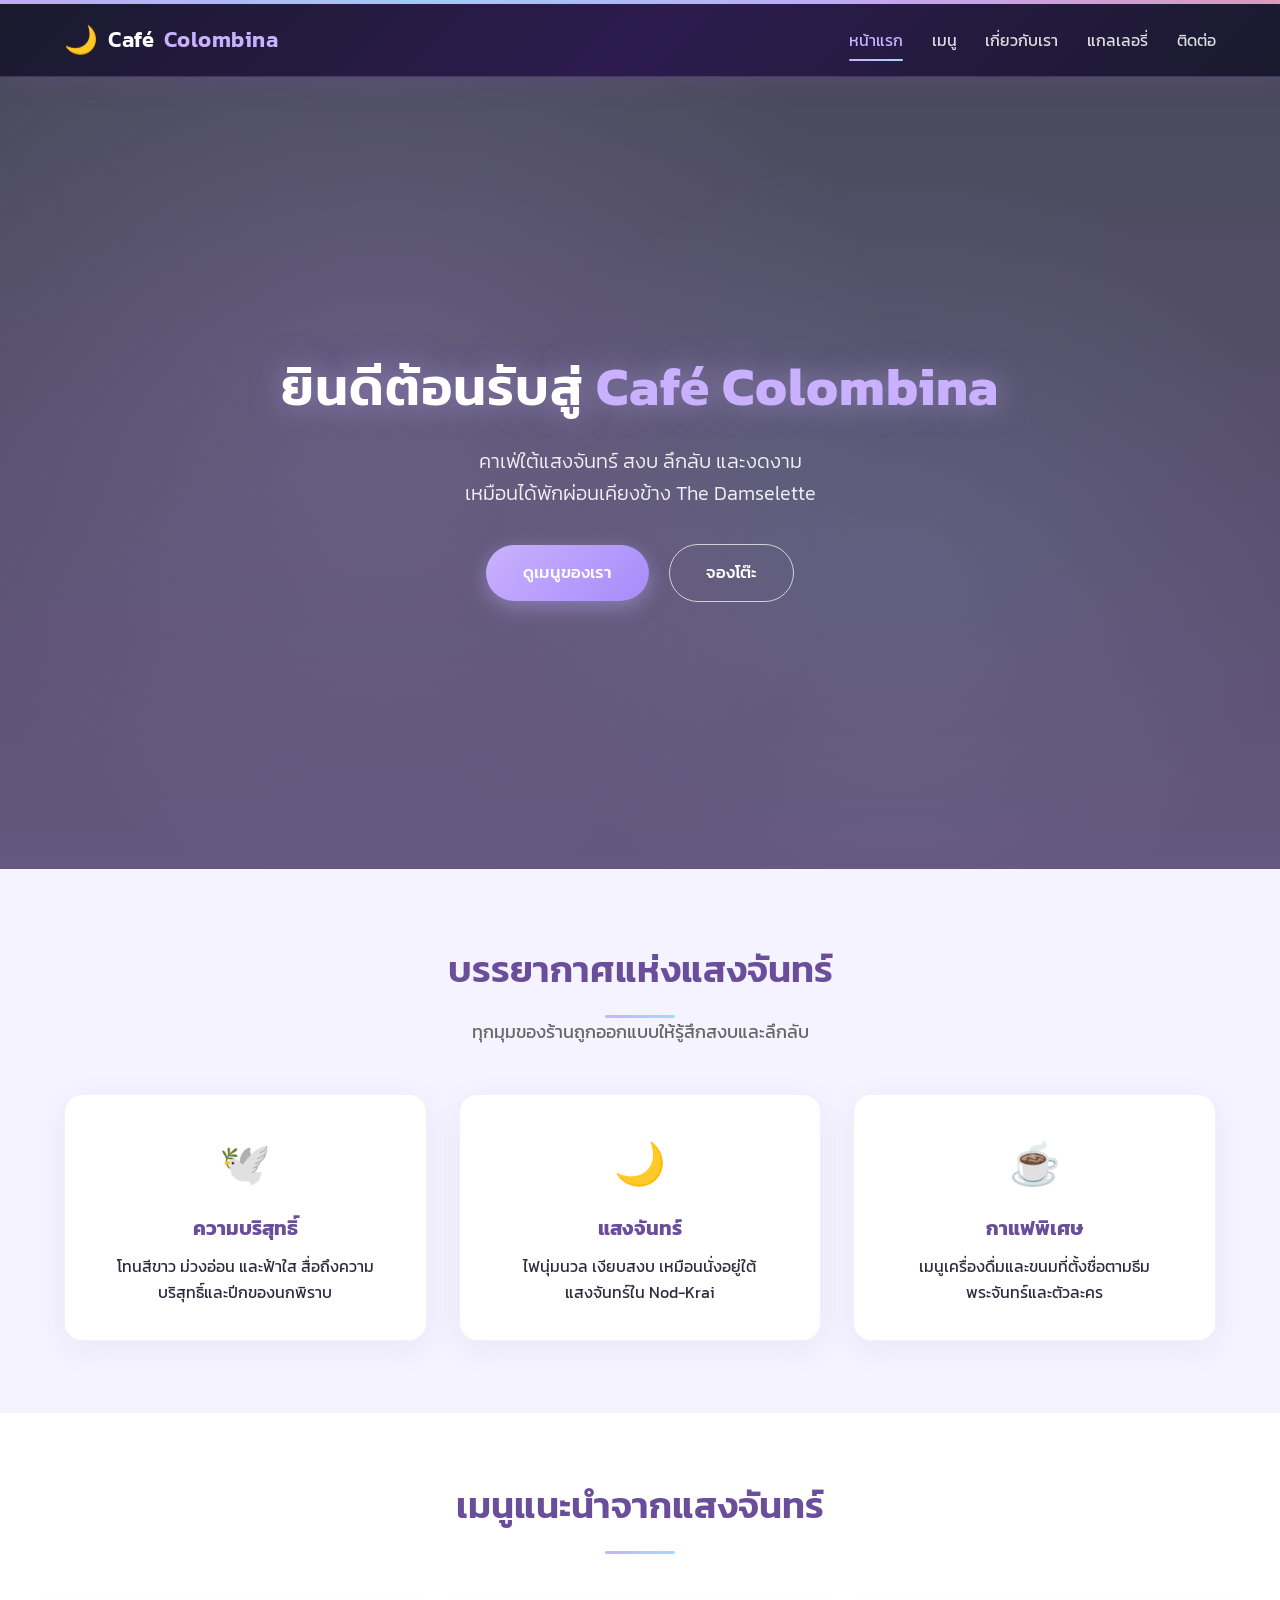
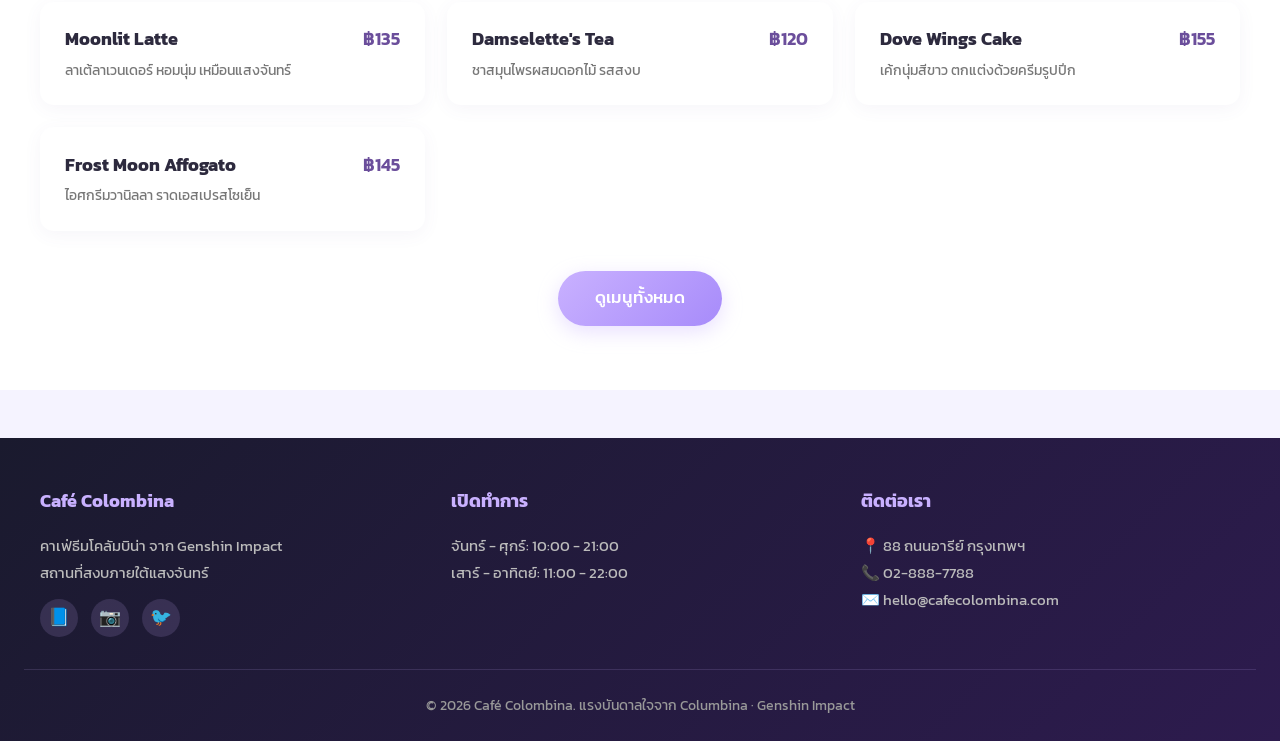
<file: index.html>
<!DOCTYPE html>
<html lang="th">
<head>
  <meta charset="UTF-8">
  <meta name="viewport" content="width=device-width, initial-scale=1.0">
  <title>Café Colombina | คาเฟ่ธีมโคลัมบิน่า Genshin Impact</title>
  <link href="https://fonts.googleapis.com/css2?family=Kanit:wght@300;400;500;600;700&display=swap" rel="stylesheet">
  <link rel="stylesheet" href="styles.css">
</head>
<body>
  <div class="moon-stripe"></div>
  
  <header>
    <div class="nav-container">
      <a href="index.html" class="logo">
        <span class="logo-icon">🌙</span>
        Café <span>Colombina</span>
      </a>
      <button class="menu-toggle" onclick="toggleMenu()">☰</button>
      <nav>
        <ul id="navMenu">
          <li><a href="index.html" class="active">หน้าแรก</a></li>
          <li><a href="menu.html">เมนู</a></li>
          <li><a href="about.html">เกี่ยวกับเรา</a></li>
          <li><a href="gallery.html">แกลเลอรี่</a></li>
          <li><a href="contact.html">ติดต่อ</a></li>
        </ul>
      </nav>
    </div>
  </header>

  <section class="hero">
    <div class="hero-content">
      <h1>ยินดีต้อนรับสู่ <span>Café Colombina</span></h1>
      <p>คาเฟ่ใต้แสงจันทร์ สงบ ลึกลับ และงดงาม<br>เหมือนได้พักผ่อนเคียงข้าง The Damselette</p>
      <div>
        <a href="menu.html" class="btn btn-primary">ดูเมนูของเรา</a>
        <a href="contact.html" class="btn btn-secondary">จองโต๊ะ</a>
      </div>
    </div>
  </section>

  <section class="section">
    <div class="section-title">
      <h2>บรรยากาศแห่งแสงจันทร์</h2>
      <div class="underline"></div>
      <p>ทุกมุมของร้านถูกออกแบบให้รู้สึกสงบและลึกลับ</p>
    </div>
    <div class="features">
      <div class="feature-card">
        <div class="icon">🕊️</div>
        <h3>ความบริสุทธิ์</h3>
        <p>โทนสีขาว ม่วงอ่อน และฟ้าใส สื่อถึงความบริสุทธิ์และปีกของนกพิราบ</p>
      </div>
      <div class="feature-card">
        <div class="icon">🌙</div>
        <h3>แสงจันทร์</h3>
        <p>ไฟนุ่มนวล เงียบสงบ เหมือนนั่งอยู่ใต้แสงจันทร์ใน Nod-Krai</p>
      </div>
      <div class="feature-card">
        <div class="icon">☕</div>
        <h3>กาแฟพิเศษ</h3>
        <p>เมนูเครื่องดื่มและขนมที่ตั้งชื่อตามธีมพระจันทร์และตัวละคร</p>
      </div>
    </div>
  </section>

  <section class="section" style="background: white; max-width: 100%; padding: 4rem 1.5rem;">
    <div style="max-width: 1200px; margin: 0 auto;">
      <div class="section-title">
        <h2>เมนูแนะนำจากแสงจันทร์</h2>
        <div class="underline"></div>
      </div>
      <div class="menu-grid">
        <div class="menu-item">
          <div class="menu-item-info">
            <h4>Moonlit Latte</h4>
            <p>ลาเต้ลาเวนเดอร์ หอมนุ่ม เหมือนแสงจันทร์</p>
          </div>
          <div class="price">฿135</div>
        </div>
        <div class="menu-item">
          <div class="menu-item-info">
            <h4>Damselette's Tea</h4>
            <p>ชาสมุนไพรผสมดอกไม้ รสสงบ</p>
          </div>
          <div class="price">฿120</div>
        </div>
        <div class="menu-item">
          <div class="menu-item-info">
            <h4>Dove Wings Cake</h4>
            <p>เค้กนุ่มสีขาว ตกแต่งด้วยครีมรูปปีก</p>
          </div>
          <div class="price">฿155</div>
        </div>
        <div class="menu-item">
          <div class="menu-item-info">
            <h4>Frost Moon Affogato</h4>
            <p>ไอศกรีมวานิลลา ราดเอสเปรสโซเย็น</p>
          </div>
          <div class="price">฿145</div>
        </div>
      </div>
      <div style="text-align: center; margin-top: 2.5rem;">
        <a href="menu.html" class="btn btn-primary">ดูเมนูทั้งหมด</a>
      </div>
    </div>
  </section>

  <footer>
    <div class="footer-content">
      <div class="footer-col">
        <h4>Café Colombina</h4>
        <p>คาเฟ่ธีมโคลัมบิน่า จาก Genshin Impact<br>สถานที่สงบภายใต้แสงจันทร์</p>
        <div class="socials">
          <a href="#">📘</a>
          <a href="#">📷</a>
          <a href="#">🐦</a>
        </div>
      </div>
      <div class="footer-col">
        <h4>เปิดทำการ</h4>
        <p>จันทร์ - ศุกร์: 10:00 - 21:00<br>
        เสาร์ - อาทิตย์: 11:00 - 22:00</p>
      </div>
      <div class="footer-col">
        <h4>ติดต่อเรา</h4>
        <p>📍 88 ถนนอารีย์ กรุงเทพฯ<br>
        📞 02-888-7788<br>
        ✉️ hello@cafecolombina.com</p>
      </div>
    </div>
    <div class="footer-bottom">
      © 2026 Café Colombina. แรงบันดาลใจจาก Columbina · Genshin Impact
    </div>
  </footer>

  <script>
    function toggleMenu() {
      document.getElementById('navMenu').classList.toggle('show');
    }
  </script>
</body>
</html>
</file>
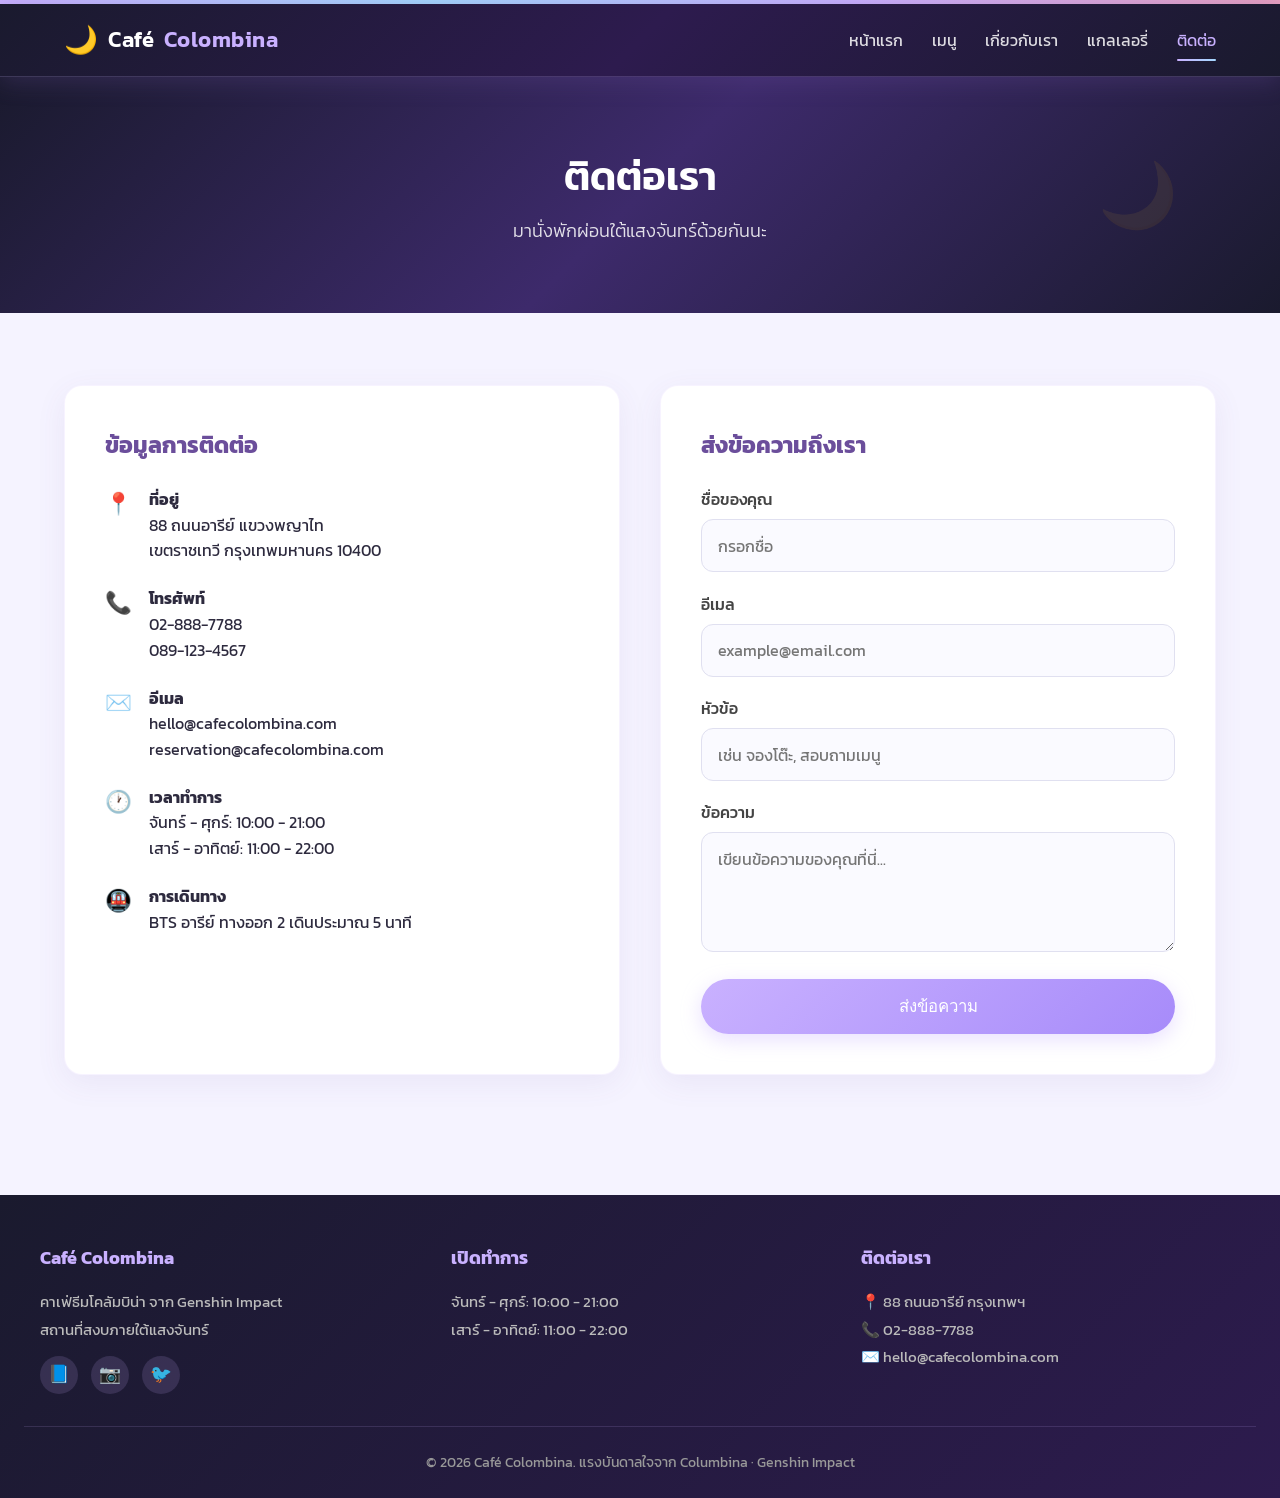
<file: contact.html>
<!DOCTYPE html>
<html lang="th">
<head>
  <meta charset="UTF-8">
  <meta name="viewport" content="width=device-width, initial-scale=1.0">
  <title>ติดต่อเรา | Café Colombina</title>
  <link href="https://fonts.googleapis.com/css2?family=Kanit:wght@300;400;500;600;700&display=swap" rel="stylesheet">
  <link rel="stylesheet" href="styles.css">
</head>
<body>
  <div class="moon-stripe"></div>
  
  <header>
    <div class="nav-container">
      <a href="index.html" class="logo">
        <span class="logo-icon">🌙</span>
        Café <span>Colombina</span>
      </a>
      <button class="menu-toggle" onclick="toggleMenu()">☰</button>
      <nav>
        <ul id="navMenu">
          <li><a href="index.html">หน้าแรก</a></li>
          <li><a href="menu.html">เมนู</a></li>
          <li><a href="about.html">เกี่ยวกับเรา</a></li>
          <li><a href="gallery.html">แกลเลอรี่</a></li>
          <li><a href="contact.html" class="active">ติดต่อ</a></li>
        </ul>
      </nav>
    </div>
  </header>

  <section class="page-hero">
    <h1>ติดต่อเรา</h1>
    <p>มานั่งพักผ่อนใต้แสงจันทร์ด้วยกันนะ</p>
  </section>

  <section class="section">
    <div class="contact-wrapper">
      <div class="contact-info">
        <h3>ข้อมูลการติดต่อ</h3>
        <div class="info-item">
          <span class="icon">📍</span>
          <div>
            <strong>ที่อยู่</strong><br>
            88 ถนนอารีย์ แขวงพญาไท<br>
            เขตราชเทวี กรุงเทพมหานคร 10400
          </div>
        </div>
        <div class="info-item">
          <span class="icon">📞</span>
          <div>
            <strong>โทรศัพท์</strong><br>
            02-888-7788<br>
            089-123-4567
          </div>
        </div>
        <div class="info-item">
          <span class="icon">✉️</span>
          <div>
            <strong>อีเมล</strong><br>
            hello@cafecolombina.com<br>
            reservation@cafecolombina.com
          </div>
        </div>
        <div class="info-item">
          <span class="icon">🕐</span>
          <div>
            <strong>เวลาทำการ</strong><br>
            จันทร์ - ศุกร์: 10:00 - 21:00<br>
            เสาร์ - อาทิตย์: 11:00 - 22:00
          </div>
        </div>
        <div class="info-item">
          <span class="icon">🚇</span>
          <div>
            <strong>การเดินทาง</strong><br>
            BTS อารีย์ ทางออก 2 เดินประมาณ 5 นาที
          </div>
        </div>
      </div>

      <div class="contact-form">
        <h3>ส่งข้อความถึงเรา</h3>
        <form onsubmit="event.preventDefault(); alert('ขอบคุณสำหรับข้อความ! เราจะติดต่อกลับโดยเร็วที่สุด 🌙');">
          <div class="form-group">
            <label>ชื่อของคุณ</label>
            <input type="text" placeholder="กรอกชื่อ" required>
          </div>
          <div class="form-group">
            <label>อีเมล</label>
            <input type="email" placeholder="example@email.com" required>
          </div>
          <div class="form-group">
            <label>หัวข้อ</label>
            <input type="text" placeholder="เช่น จองโต๊ะ, สอบถามเมนู">
          </div>
          <div class="form-group">
            <label>ข้อความ</label>
            <textarea placeholder="เขียนข้อความของคุณที่นี่..." required></textarea>
          </div>
          <button type="submit" class="btn btn-primary" style="width: 100%;">ส่งข้อความ</button>
        </form>
      </div>
    </div>
  </section>

  <footer>
    <div class="footer-content">
      <div class="footer-col">
        <h4>Café Colombina</h4>
        <p>คาเฟ่ธีมโคลัมบิน่า จาก Genshin Impact<br>สถานที่สงบภายใต้แสงจันทร์</p>
        <div class="socials">
          <a href="#">📘</a>
          <a href="#">📷</a>
          <a href="#">🐦</a>
        </div>
      </div>
      <div class="footer-col">
        <h4>เปิดทำการ</h4>
        <p>จันทร์ - ศุกร์: 10:00 - 21:00<br>
        เสาร์ - อาทิตย์: 11:00 - 22:00</p>
      </div>
      <div class="footer-col">
        <h4>ติดต่อเรา</h4>
        <p>📍 88 ถนนอารีย์ กรุงเทพฯ<br>
        📞 02-888-7788<br>
        ✉️ hello@cafecolombina.com</p>
      </div>
    </div>
    <div class="footer-bottom">
      © 2026 Café Colombina. แรงบันดาลใจจาก Columbina · Genshin Impact
    </div>
  </footer>

  <script>
    function toggleMenu() {
      document.getElementById('navMenu').classList.toggle('show');
    }
  </script>
</body>
</html>
</file>
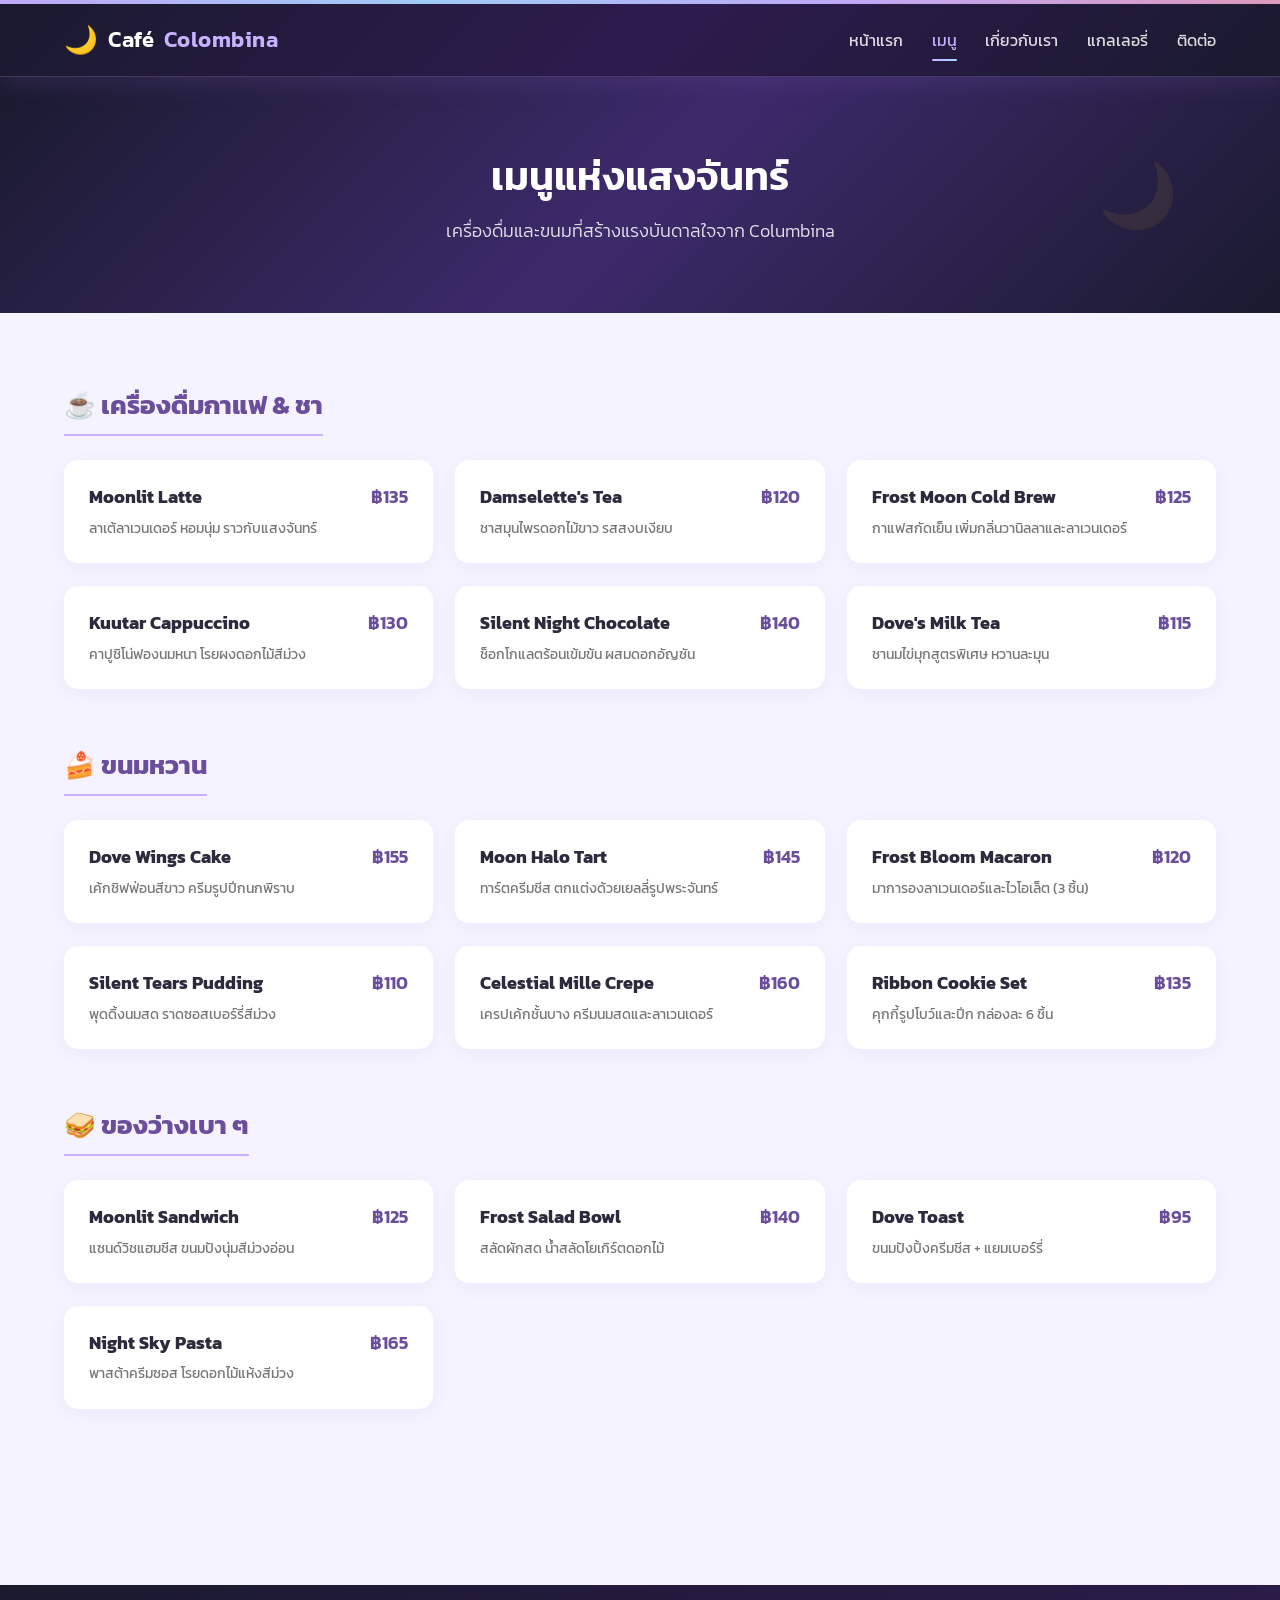
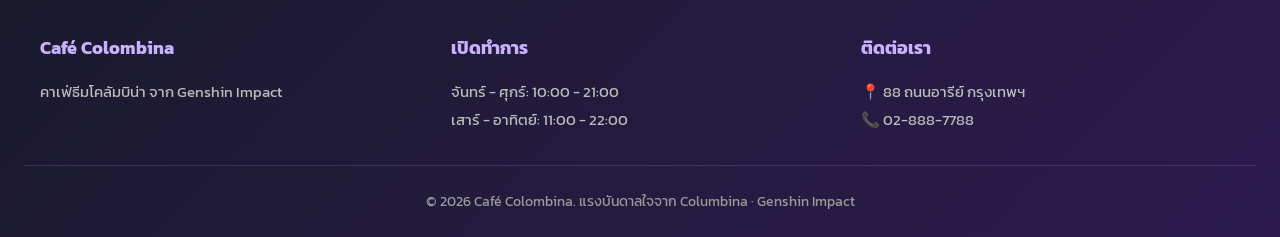
<file: menu.html>
<!DOCTYPE html>
<html lang="th">
<head>
  <meta charset="UTF-8">
  <meta name="viewport" content="width=device-width, initial-scale=1.0">
  <title>เมนู | Café Colombina</title>
  <link href="https://fonts.googleapis.com/css2?family=Kanit:wght@300;400;500;600;700&display=swap" rel="stylesheet">
  <link rel="stylesheet" href="styles.css">
</head>
<body>
  <div class="moon-stripe"></div>
  
  <header>
    <div class="nav-container">
      <a href="index.html" class="logo">
        <span class="logo-icon">🌙</span>
        Café <span>Colombina</span>
      </a>
      <button class="menu-toggle" onclick="toggleMenu()">☰</button>
      <nav>
        <ul id="navMenu">
          <li><a href="index.html">หน้าแรก</a></li>
          <li><a href="menu.html" class="active">เมนู</a></li>
          <li><a href="about.html">เกี่ยวกับเรา</a></li>
          <li><a href="gallery.html">แกลเลอรี่</a></li>
          <li><a href="contact.html">ติดต่อ</a></li>
        </ul>
      </nav>
    </div>
  </header>

  <section class="page-hero">
    <h1>เมนูแห่งแสงจันทร์</h1>
    <p>เครื่องดื่มและขนมที่สร้างแรงบันดาลใจจาก Columbina</p>
  </section>

  <section class="section">
    <div class="menu-category">
      <h3>☕ เครื่องดื่มกาแฟ & ชา</h3>
      <div class="menu-grid">
        <div class="menu-item">
          <div class="menu-item-info">
            <h4>Moonlit Latte</h4>
            <p>ลาเต้ลาเวนเดอร์ หอมนุ่ม ราวกับแสงจันทร์</p>
          </div>
          <div class="price">฿135</div>
        </div>
        <div class="menu-item">
          <div class="menu-item-info">
            <h4>Damselette's Tea</h4>
            <p>ชาสมุนไพรดอกไม้ขาว รสสงบเงียบ</p>
          </div>
          <div class="price">฿120</div>
        </div>
        <div class="menu-item">
          <div class="menu-item-info">
            <h4>Frost Moon Cold Brew</h4>
            <p>กาแฟสกัดเย็น เพิ่มกลิ่นวานิลลาและลาเวนเดอร์</p>
          </div>
          <div class="price">฿125</div>
        </div>
        <div class="menu-item">
          <div class="menu-item-info">
            <h4>Kuutar Cappuccino</h4>
            <p>คาปูชิโน่ฟองนมหนา โรยผงดอกไม้สีม่วง</p>
          </div>
          <div class="price">฿130</div>
        </div>
        <div class="menu-item">
          <div class="menu-item-info">
            <h4>Silent Night Chocolate</h4>
            <p>ช็อกโกแลตร้อนเข้มข้น ผสมดอกอัญชัน</p>
          </div>
          <div class="price">฿140</div>
        </div>
        <div class="menu-item">
          <div class="menu-item-info">
            <h4>Dove's Milk Tea</h4>
            <p>ชานมไข่มุกสูตรพิเศษ หวานละมุน</p>
          </div>
          <div class="price">฿115</div>
        </div>
      </div>
    </div>

    <div class="menu-category">
      <h3>🍰 ขนมหวาน</h3>
      <div class="menu-grid">
        <div class="menu-item">
          <div class="menu-item-info">
            <h4>Dove Wings Cake</h4>
            <p>เค้กชิฟฟ่อนสีขาว ครีมรูปปีกนกพิราบ</p>
          </div>
          <div class="price">฿155</div>
        </div>
        <div class="menu-item">
          <div class="menu-item-info">
            <h4>Moon Halo Tart</h4>
            <p>ทาร์ตครีมชีส ตกแต่งด้วยเยลลี่รูปพระจันทร์</p>
          </div>
          <div class="price">฿145</div>
        </div>
        <div class="menu-item">
          <div class="menu-item-info">
            <h4>Frost Bloom Macaron</h4>
            <p>มาการองลาเวนเดอร์และไวโอเล็ต (3 ชิ้น)</p>
          </div>
          <div class="price">฿120</div>
        </div>
        <div class="menu-item">
          <div class="menu-item-info">
            <h4>Silent Tears Pudding</h4>
            <p>พุดดิ้งนมสด ราดซอสเบอร์รี่สีม่วง</p>
          </div>
          <div class="price">฿110</div>
        </div>
        <div class="menu-item">
          <div class="menu-item-info">
            <h4>Celestial Mille Crepe</h4>
            <p>เครปเค้กชั้นบาง ครีมนมสดและลาเวนเดอร์</p>
          </div>
          <div class="price">฿160</div>
        </div>
        <div class="menu-item">
          <div class="menu-item-info">
            <h4>Ribbon Cookie Set</h4>
            <p>คุกกี้รูปโบว์และปีก กล่องละ 6 ชิ้น</p>
          </div>
          <div class="price">฿135</div>
        </div>
      </div>
    </div>

    <div class="menu-category">
      <h3>🥪 ของว่างเบา ๆ</h3>
      <div class="menu-grid">
        <div class="menu-item">
          <div class="menu-item-info">
            <h4>Moonlit Sandwich</h4>
            <p>แซนด์วิชแฮมชีส ขนมปังนุ่มสีม่วงอ่อน</p>
          </div>
          <div class="price">฿125</div>
        </div>
        <div class="menu-item">
          <div class="menu-item-info">
            <h4>Frost Salad Bowl</h4>
            <p>สลัดผักสด น้ำสลัดโยเกิร์ตดอกไม้</p>
          </div>
          <div class="price">฿140</div>
        </div>
        <div class="menu-item">
          <div class="menu-item-info">
            <h4>Dove Toast</h4>
            <p>ขนมปังปิ้งครีมชีส + แยมเบอร์รี่</p>
          </div>
          <div class="price">฿95</div>
        </div>
        <div class="menu-item">
          <div class="menu-item-info">
            <h4>Night Sky Pasta</h4>
            <p>พาสต้าครีมซอส โรยดอกไม้แห้งสีม่วง</p>
          </div>
          <div class="price">฿165</div>
        </div>
      </div>
    </div>
  </section>

  <footer>
    <div class="footer-content">
      <div class="footer-col">
        <h4>Café Colombina</h4>
        <p>คาเฟ่ธีมโคลัมบิน่า จาก Genshin Impact</p>
      </div>
      <div class="footer-col">
        <h4>เปิดทำการ</h4>
        <p>จันทร์ - ศุกร์: 10:00 - 21:00<br>เสาร์ - อาทิตย์: 11:00 - 22:00</p>
      </div>
      <div class="footer-col">
        <h4>ติดต่อเรา</h4>
        <p>📍 88 ถนนอารีย์ กรุงเทพฯ<br>📞 02-888-7788</p>
      </div>
    </div>
    <div class="footer-bottom">© 2026 Café Colombina. แรงบันดาลใจจาก Columbina · Genshin Impact</div>
  </footer>

  <script>
    function toggleMenu() {
      document.getElementById('navMenu').classList.toggle('show');
    }
  </script>
</body>
</html>
</file>
<file: styles.css>
/* Café Colombina - Genshin Impact Theme */
:root {
  --moon-white: #F8F7FF;
  --soft-purple: #C9B1FF;
  --deep-purple: #6B4E9B;
  --night-blue: #1A1A2E;
  --accent-pink: #E8A0BF;
  --light-blue: #A5D8FF;
  --silver: #E0E0F0;
  --dark: #2D2A3E;
  --cream: #F5F3FF;
}

* {
  margin: 0;
  padding: 0;
  box-sizing: border-box;
}

body {
  font-family: 'Kanit', 'Segoe UI', sans-serif;
  background-color: var(--cream);
  color: var(--dark);
  line-height: 1.6;
}

header {
  background: linear-gradient(135deg, #1A1A2E 0%, #2D1B4E 50%, #1A1A2E 100%);
  color: white;
  padding: 0.9rem 0;
  position: sticky;
  top: 0;
  z-index: 1000;
  box-shadow: 0 4px 25px rgba(107, 78, 155, 0.3);
  border-bottom: 1px solid rgba(201, 177, 255, 0.2);
}

.nav-container {
  max-width: 1200px;
  margin: 0 auto;
  padding: 0 1.5rem;
  display: flex;
  justify-content: space-between;
  align-items: center;
}

.logo {
  display: flex;
  align-items: center;
  gap: 0.6rem;
  text-decoration: none;
  color: white;
  font-weight: 600;
  font-size: 1.35rem;
  letter-spacing: 0.5px;
}

.logo span {
  color: var(--soft-purple);
}

.logo-icon {
  font-size: 1.7rem;
}

nav ul {
  display: flex;
  list-style: none;
  gap: 1.8rem;
}

nav a {
  color: rgba(255,255,255,0.85);
  text-decoration: none;
  font-weight: 400;
  font-size: 1rem;
  transition: all 0.3s;
  padding: 0.3rem 0;
  position: relative;
}

nav a:hover,
nav a.active {
  color: var(--soft-purple);
}

nav a.active::after,
nav a:hover::after {
  content: '';
  position: absolute;
  bottom: -5px;
  left: 0;
  width: 100%;
  height: 2px;
  background: linear-gradient(to right, var(--soft-purple), var(--light-blue));
  border-radius: 2px;
}

.menu-toggle {
  display: none;
  background: none;
  border: none;
  color: white;
  font-size: 1.8rem;
  cursor: pointer;
}

.hero {
  background: linear-gradient(rgba(26, 26, 46, 0.78), rgba(45, 27, 78, 0.72)),
              url('https://images.unsplash.com/photo-1519681393784-d120267933ba?w=1600') center/cover no-repeat;
  min-height: 88vh;
  display: flex;
  align-items: center;
  justify-content: center;
  text-align: center;
  color: white;
  padding: 2rem;
  position: relative;
  overflow: hidden;
}

.hero::before {
  content: '';
  position: absolute;
  top: 0; left: 0; right: 0; bottom: 0;
  background: radial-gradient(circle at 30% 40%, rgba(201, 177, 255, 0.15), transparent 50%),
              radial-gradient(circle at 70% 60%, rgba(165, 216, 255, 0.1), transparent 40%);
  pointer-events: none;
}

.hero-content {
  position: relative;
  z-index: 2;
}

.hero-content h1 {
  font-size: 3.3rem;
  font-weight: 600;
  margin-bottom: 1rem;
  text-shadow: 0 0 30px rgba(201, 177, 255, 0.5);
  letter-spacing: 1px;
}

.hero-content h1 span {
  color: var(--soft-purple);
  font-weight: 700;
}

.hero-content p {
  font-size: 1.25rem;
  max-width: 580px;
  margin: 0 auto 2.2rem;
  opacity: 0.9;
  font-weight: 300;
}

.btn {
  display: inline-block;
  padding: 0.9rem 2.3rem;
  border-radius: 50px;
  text-decoration: none;
  font-weight: 500;
  font-size: 1.05rem;
  transition: all 0.35s;
  border: none;
  cursor: pointer;
}

.btn-primary {
  background: linear-gradient(135deg, var(--soft-purple), #A78BFA);
  color: white;
  box-shadow: 0 6px 20px rgba(201, 177, 255, 0.4);
}

.btn-primary:hover {
  transform: translateY(-3px);
  box-shadow: 0 10px 30px rgba(201, 177, 255, 0.55);
}

.btn-secondary {
  background: transparent;
  border: 1.5px solid rgba(255,255,255,0.7);
  color: white;
  margin-left: 1rem;
}

.btn-secondary:hover {
  background: rgba(255,255,255,0.15);
  border-color: var(--soft-purple);
}

.section {
  padding: 4.5rem 1.5rem;
  max-width: 1200px;
  margin: 0 auto;
}

.section-title {
  text-align: center;
  margin-bottom: 3rem;
}

.section-title h2 {
  font-size: 2.3rem;
  color: var(--deep-purple);
  margin-bottom: 0.5rem;
  font-weight: 600;
}

.section-title p {
  color: #666;
  font-size: 1.1rem;
}

.section-title .underline {
  width: 70px;
  height: 3px;
  background: linear-gradient(to right, var(--soft-purple), var(--light-blue));
  margin: 0.9rem auto 0;
  border-radius: 2px;
}

.features {
  display: grid;
  grid-template-columns: repeat(auto-fit, minmax(280px, 1fr));
  gap: 2rem;
}

.feature-card {
  background: white;
  border-radius: 18px;
  padding: 2.2rem;
  text-align: center;
  box-shadow: 0 8px 30px rgba(107, 78, 155, 0.08);
  transition: all 0.35s;
  border: 1px solid rgba(201, 177, 255, 0.2);
}

.feature-card:hover {
  transform: translateY(-8px);
  box-shadow: 0 15px 40px rgba(107, 78, 155, 0.15);
  border-color: var(--soft-purple);
}

.feature-card .icon {
  font-size: 2.6rem;
  margin-bottom: 1rem;
}

.feature-card h3 {
  color: var(--deep-purple);
  margin-bottom: 0.6rem;
  font-size: 1.25rem;
}

.menu-category {
  margin-bottom: 3.5rem;
}

.menu-category h3 {
  font-size: 1.6rem;
  color: var(--deep-purple);
  margin-bottom: 1.5rem;
  padding-bottom: 0.5rem;
  border-bottom: 2px solid var(--soft-purple);
  display: inline-block;
}

.menu-grid {
  display: grid;
  grid-template-columns: repeat(auto-fit, minmax(300px, 1fr));
  gap: 1.4rem;
}

.menu-item {
  background: white;
  border-radius: 14px;
  padding: 1.4rem 1.5rem;
  display: flex;
  justify-content: space-between;
  align-items: flex-start;
  box-shadow: 0 4px 18px rgba(107, 78, 155, 0.06);
  transition: all 0.3s;
  border: 1px solid transparent;
}

.menu-item:hover {
  box-shadow: 0 8px 25px rgba(107, 78, 155, 0.12);
  border-color: rgba(201, 177, 255, 0.4);
}

.menu-item-info h4 {
  font-size: 1.12rem;
  color: var(--dark);
  margin-bottom: 0.3rem;
}

.menu-item-info p {
  font-size: 0.9rem;
  color: #777;
}

.menu-item .price {
  font-weight: 600;
  color: var(--deep-purple);
  font-size: 1.12rem;
  white-space: nowrap;
  margin-left: 1rem;
}

.about-content {
  display: grid;
  grid-template-columns: 1fr 1fr;
  gap: 3rem;
  align-items: center;
}

.about-text h2 {
  color: var(--deep-purple);
  font-size: 2.1rem;
  margin-bottom: 1.2rem;
}

.about-text p {
  margin-bottom: 1rem;
  color: #444;
  font-size: 1.05rem;
}

.about-image {
  border-radius: 20px;
  overflow: hidden;
  box-shadow: 0 15px 45px rgba(107, 78, 155, 0.2);
  border: 3px solid rgba(201, 177, 255, 0.3);
}

.about-image img {
  width: 100%;
  height: 100%;
  object-fit: cover;
  display: block;
}

.gallery-grid {
  display: grid;
  grid-template-columns: repeat(auto-fit, minmax(280px, 1fr));
  gap: 1.3rem;
}

.gallery-item {
  border-radius: 16px;
  overflow: hidden;
  height: 260px;
  position: relative;
  box-shadow: 0 8px 25px rgba(107, 78, 155, 0.12);
}

.gallery-item img {
  width: 100%;
  height: 100%;
  object-fit: cover;
  transition: transform 0.5s;
}

.gallery-item:hover img {
  transform: scale(1.08);
}

.gallery-item .caption {
  position: absolute;
  bottom: 0;
  left: 0;
  right: 0;
  background: linear-gradient(transparent, rgba(26, 26, 46, 0.85));
  color: white;
  padding: 1.8rem 1.2rem 1.1rem;
  font-weight: 500;
}

.contact-wrapper {
  display: grid;
  grid-template-columns: 1fr 1fr;
  gap: 2.5rem;
}

.contact-info, .contact-form {
  background: white;
  padding: 2.5rem;
  border-radius: 18px;
  box-shadow: 0 8px 30px rgba(107, 78, 155, 0.08);
  border: 1px solid rgba(201, 177, 255, 0.15);
}

.contact-info h3, .contact-form h3 {
  color: var(--deep-purple);
  margin-bottom: 1.5rem;
  font-size: 1.45rem;
}

.info-item {
  display: flex;
  gap: 1rem;
  margin-bottom: 1.4rem;
  align-items: flex-start;
}

.info-item .icon {
  font-size: 1.35rem;
  color: var(--deep-purple);
  min-width: 28px;
}

.form-group {
  margin-bottom: 1.2rem;
}

.form-group label {
  display: block;
  margin-bottom: 0.4rem;
  font-weight: 500;
  color: #444;
}

.form-group input,
.form-group textarea {
  width: 100%;
  padding: 0.85rem 1rem;
  border: 1.5px solid #e0e0f0;
  border-radius: 12px;
  font-family: inherit;
  font-size: 1rem;
  transition: border 0.3s;
  background: #fafaff;
}

.form-group input:focus,
.form-group textarea:focus {
  outline: none;
  border-color: var(--soft-purple);
  background: white;
}

.form-group textarea {
  resize: vertical;
  min-height: 120px;
}

footer {
  background: linear-gradient(135deg, #1A1A2E, #2D1B4E);
  color: #ddd;
  padding: 3rem 1.5rem 1.5rem;
  margin-top: 3rem;
}

.footer-content {
  max-width: 1200px;
  margin: 0 auto;
  display: grid;
  grid-template-columns: repeat(auto-fit, minmax(220px, 1fr));
  gap: 2rem;
  margin-bottom: 2rem;
}

.footer-col h4 {
  color: var(--soft-purple);
  margin-bottom: 1rem;
  font-size: 1.15rem;
}

.footer-col p,
.footer-col a {
  color: #bbb;
  text-decoration: none;
  font-size: 0.95rem;
  line-height: 1.8;
}

.footer-col a:hover {
  color: var(--soft-purple);
}

.socials {
  display: flex;
  gap: 0.8rem;
  margin-top: 0.8rem;
}

.socials a {
  display: inline-flex;
  width: 38px;
  height: 38px;
  background: rgba(201, 177, 255, 0.15);
  border-radius: 50%;
  align-items: center;
  justify-content: center;
  font-size: 1.1rem;
  transition: all 0.3s;
}

.socials a:hover {
  background: var(--soft-purple);
  color: #1A1A2E;
}

.footer-bottom {
  text-align: center;
  padding-top: 1.5rem;
  border-top: 1px solid rgba(201, 177, 255, 0.15);
  font-size: 0.9rem;
  color: #999;
}

.moon-stripe {
  height: 4px;
  background: linear-gradient(to right, 
    var(--soft-purple), var(--light-blue), var(--soft-purple), var(--accent-pink));
}

.page-hero {
  background: linear-gradient(135deg, #1A1A2E, #3D2A6B, #1A1A2E);
  color: white;
  text-align: center;
  padding: 4.2rem 1.5rem;
  position: relative;
}

.page-hero::after {
  content: '🌙';
  position: absolute;
  font-size: 4rem;
  opacity: 0.08;
  right: 8%;
  top: 50%;
  transform: translateY(-50%);
}

.page-hero h1 {
  font-size: 2.5rem;
  margin-bottom: 0.5rem;
  font-weight: 600;
}

.page-hero p {
  opacity: 0.85;
  font-size: 1.15rem;
  font-weight: 300;
}

@media (max-width: 768px) {
  .menu-toggle {
    display: block;
  }

  nav ul {
    display: none;
    position: absolute;
    top: 100%;
    left: 0;
    right: 0;
    background: #1A1A2E;
    flex-direction: column;
    padding: 1rem;
    gap: 0;
    border-bottom: 1px solid rgba(201, 177, 255, 0.2);
  }

  nav ul.show {
    display: flex;
  }

  nav ul li {
    border-bottom: 1px solid rgba(255,255,255,0.06);
  }

  nav ul a {
    display: block;
    padding: 0.9rem 1rem;
  }

  .hero-content h1 {
    font-size: 2.2rem;
  }

  .about-content,
  .contact-wrapper {
    grid-template-columns: 1fr;
  }

  .btn-secondary {
    margin-left: 0;
    margin-top: 0.8rem;
  }

  .hero-content .btn {
    display: block;
    margin: 0.5rem auto;
    max-width: 230px;
  }
}
</file>
